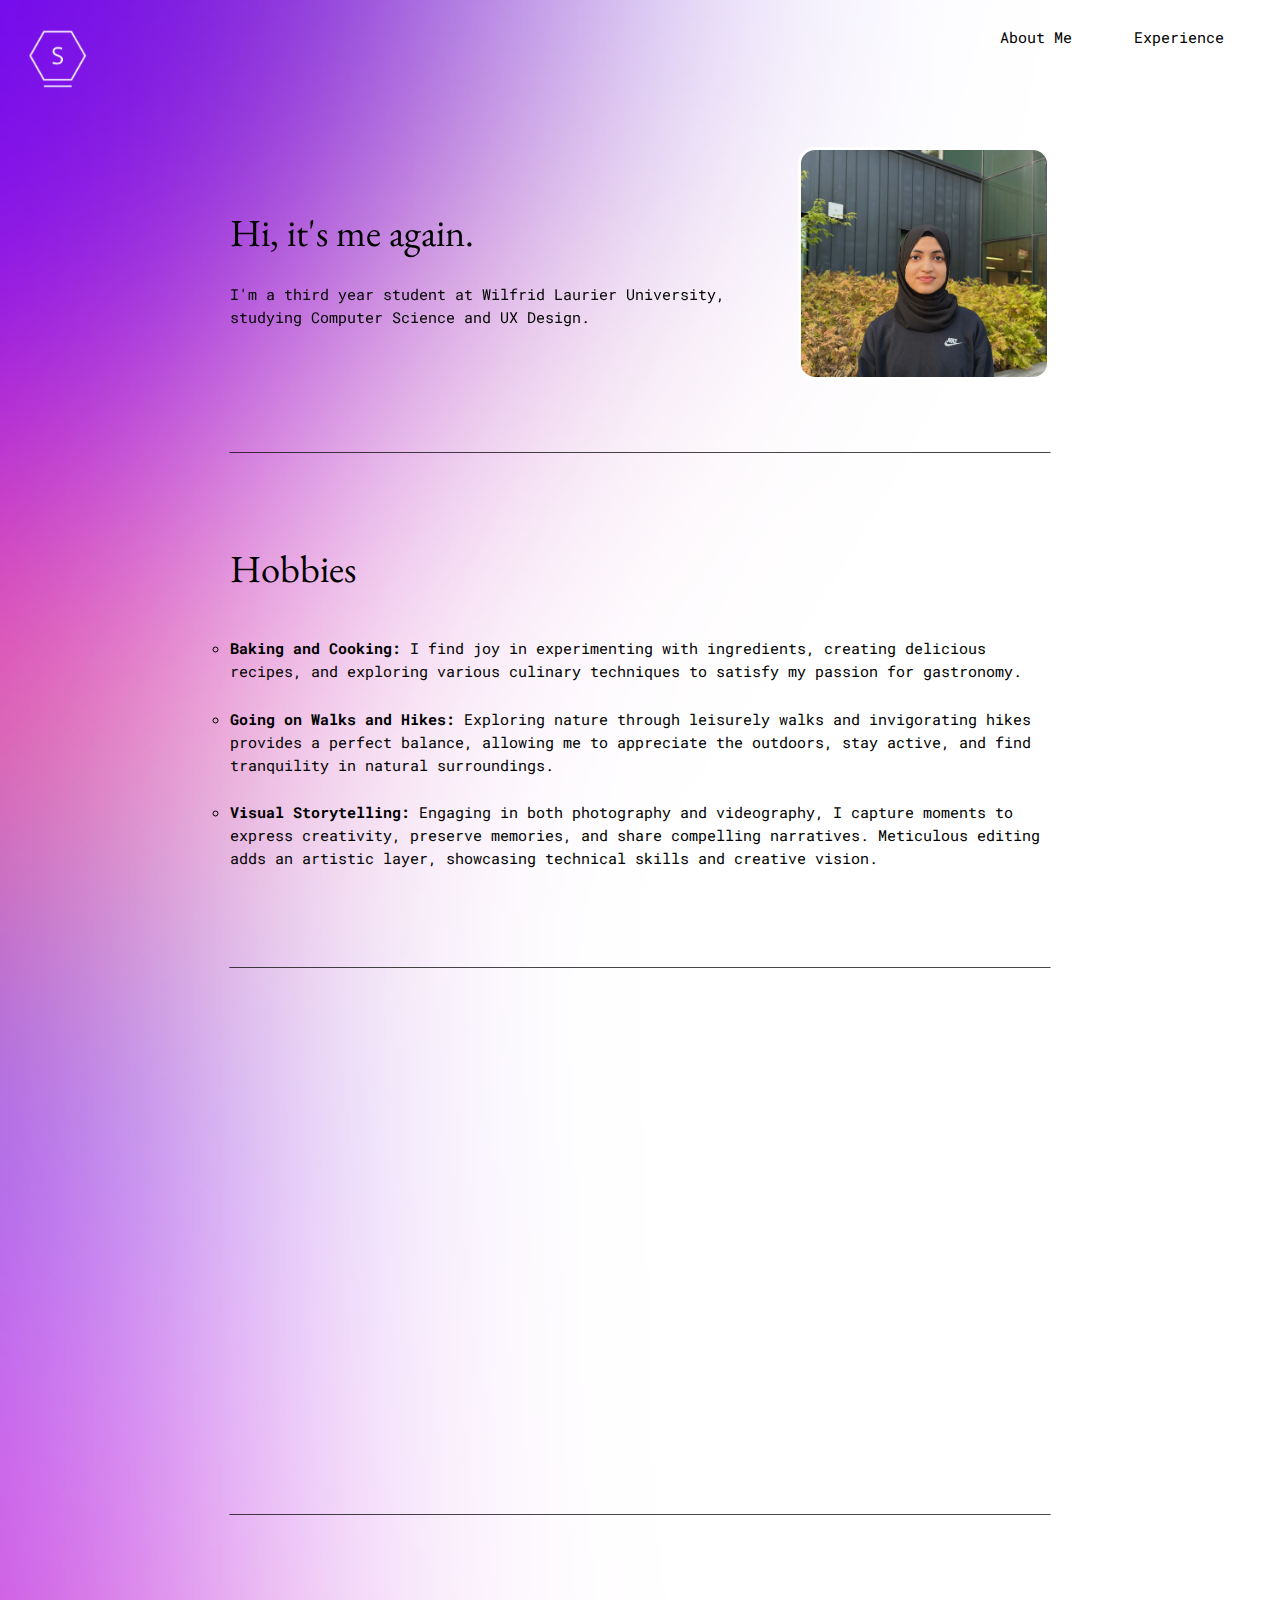
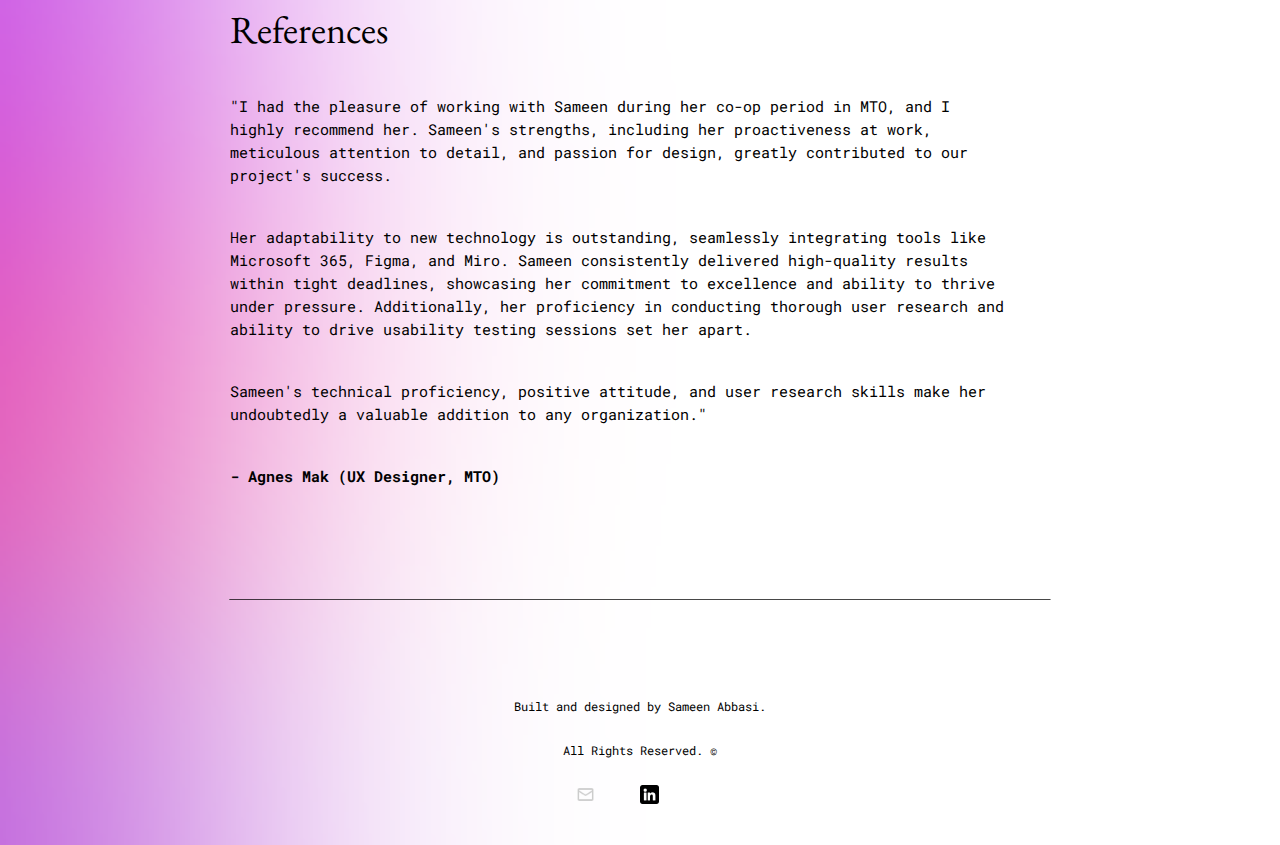
<file: aboutme.html>
<!DOCTYPE html>
<html>
<head>
    <meta charset="UTF-8">
    <meta http-equiv="X-UA-Compatible" content="IE=edge">
    <meta name="viewport" content="width=device-width, initial-scale=1.0">
    <link rel="stylesheet" href="main.css">
    <link rel="icon" href="images/favicon.png">
    <!--<script src="app.js"></script>-->
    <title>About Me</title>
</head>
<body class="prof">

    <div class="nav">
        <div id="logo">
            <a href="index.html">
                <img id="logoimg" src="images/icon.png">
            </a>
        </div>
        <div class="navbar">
            <ul class="nav_links">
                <li><a class="buttons" href="#aboutme">About Me</a></li>
                <li><a class="buttons" href="#experience">Experience</a></li>
            </ul>
        </div>
    </div>


    <section class="propage" id="titlepro">
    <div id="headingtext">
        <h2>
            Hi, it's me again.
        </h2>
        <p>
            I'm a third year student at Wilfrid Laurier University, studying
            Computer Science and UX Design.
        </p>
    </div>
    
    <img class="selfie" src="images/selfie.png">
</section>
    <hr>


    <section class="propage" >


        <h2>
            Hobbies
        </h2>
        <ul>
            <li>
                <b>Baking and Cooking:</b> I find joy in experimenting with ingredients, creating delicious recipes, and exploring various culinary techniques to satisfy my passion for gastronomy. </li>
            <li>
                <b>Going on Walks and Hikes:</b> Exploring nature through leisurely walks and invigorating hikes provides a perfect balance, allowing me to appreciate the outdoors, stay active, and find tranquility in natural surroundings. </li>
            <li>
                <b>Visual Storytelling:</b> Engaging in both photography and videography, I capture moments to express creativity, preserve memories, and share compelling narratives. Meticulous editing adds an artistic layer, showcasing technical skills and creative vision.
            </li>
        </ul>

        </div>

    </section>

    <hr>
    <section>
        <div id="experience" class="content reveal">
            <h2>My Experience</h2>
            <div class="items">
                <div class="item">
                    <h4>UX / UI Developer @ SellStatic</h4>
                    <p>As a UX/UI Developer at Sell Static, I design the company website, ensuring seamless user experiences by translating requirements into engaging interfaces and collaborating closely with the development team for client satisfaction.</p>
                    <p class="tinytext">Jan 2024 - Present</p>
                </div>
                <div class="item">
                    <h4>User Experience Designer @ Ministry of Transportation</h4>
                    <p>As a Junior UX Designer, I lead user research, defined project requirements, and created prototypes. My focus on user-centric solutions ensured an optimal blend of design and functionality in every project.</p>
                    <p class="tinytext">Sept 2023 - Dec 2023</p>
                </div>
            </div>
        </div>
        <hr>
    </section>

    <section class="propage" id="chal">
        <div class="challenge">
            <h2>
                References
            </h2>
            <p>
                "I had the pleasure of working with Sameen during her co-op period in MTO, and I highly recommend her. Sameen's strengths, including her proactiveness at work, meticulous attention to detail, and passion for design, greatly contributed to our project's success.</p>

                <p>Her adaptability to new technology is outstanding, seamlessly integrating tools like Microsoft 365, Figma, and Miro. Sameen consistently delivered high-quality results within tight deadlines, showcasing her commitment to excellence and ability to thrive under pressure. Additionally, her proficiency in conducting thorough user research and ability to drive usability testing sessions set her apart.
            </p>
            <p>
                Sameen's technical proficiency, positive attitude, and user research skills make her undoubtedly a valuable addition to any organization." 
            </p>
            <p><b>- Agnes Mak (UX Designer, MTO)</b></p>
        </div>
    </section>
    <hr>



    

    <div class="footer">
        <p>Built and designed by Sameen Abbasi.</p>
        <p>All Rights Reserved. &#169;</p>
        <div class="contact">
            <a class="contactlinks" href="mailto:sameen.abbasi@hotmail.com"><img src="images/mail.png"></a>
            <a class="contactlinks" href="https://ca.linkedin.com/in/sameen-abbasi-354a83222"><img src="images/linkedin.png"></a>
        </div>
    </div>

    <script src="app.js"></script>


</body>
</html>
</file>
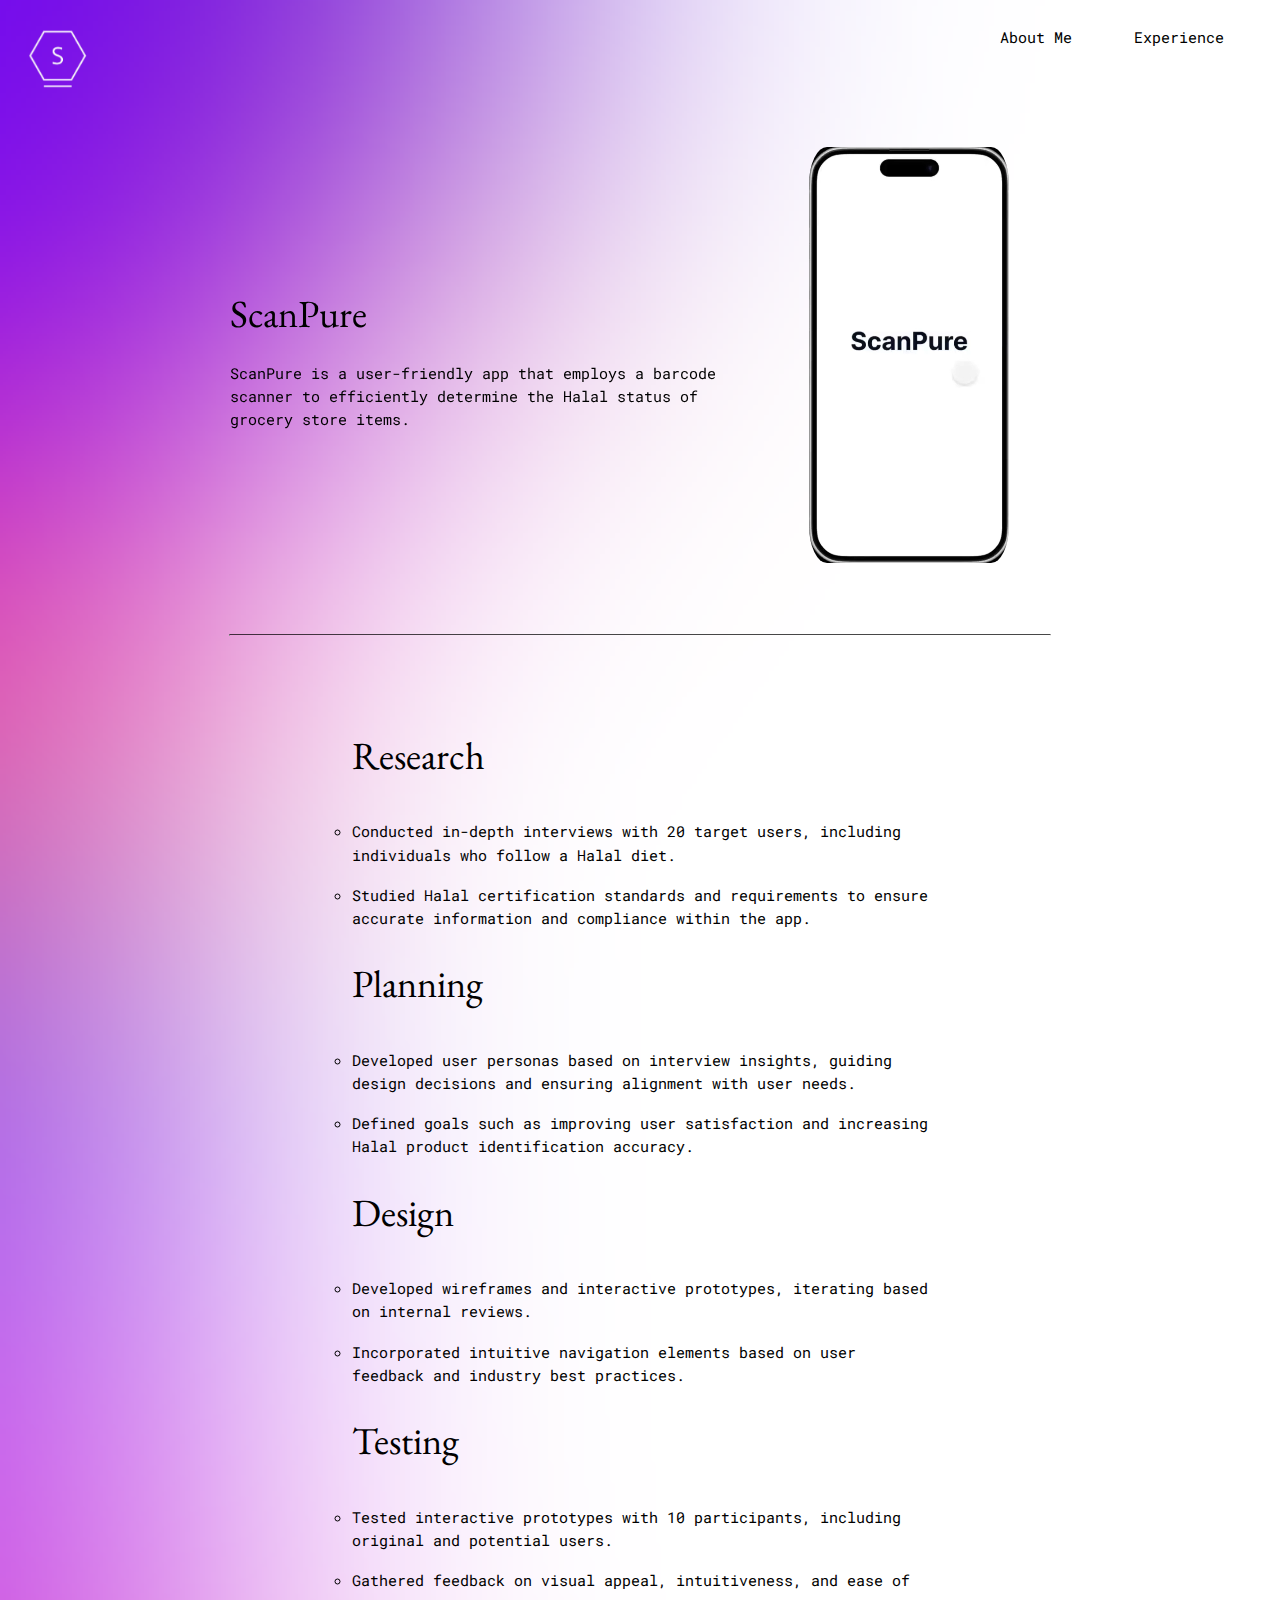
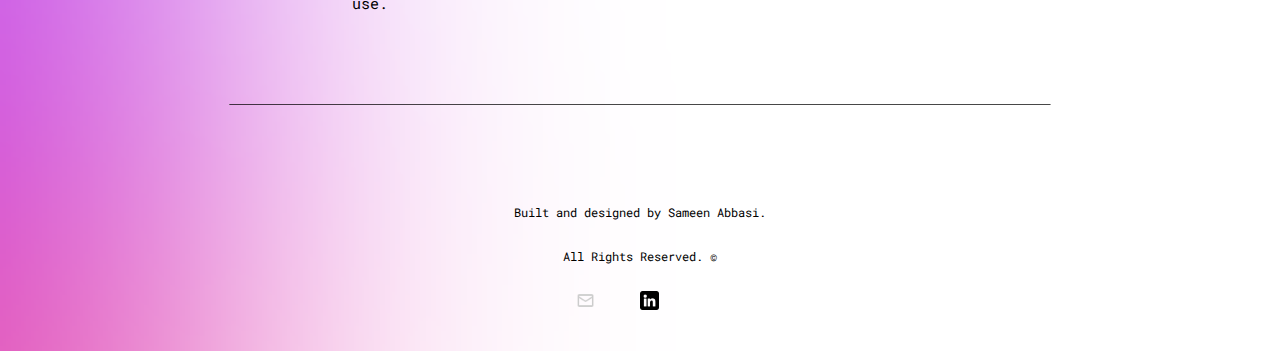
<file: scanpure.html>
<!DOCTYPE html>
<html>
<head>
    <meta charset="UTF-8">
    <meta http-equiv="X-UA-Compatible" content="IE=edge">
    <meta name="viewport" content="width=device-width, initial-scale=1.0">
    <link rel="stylesheet" href="main.css">
    <link rel="icon" href="images/favicon.png">
    <script src="app.js"></script>
    <title>ScanPure</title>
</head>
<body class="prof">

    <div class="nav">
        <div id="logo">
            <a href="index.html">
                <img id="logoimg" src="images/icon.png">
            </a>
        </div>
        <div class="navbar">
            <ul class="nav_links">
                <li><a class="buttons" href="aboutme.html">About Me</a></li>
                <li><a class="buttons" href="aboutme.html#experience">Experience</a></li>
            </ul>
        </div>
    </div>


    <section class="propage" id="titlepro">
    <div id="headingtext">
        <h2>
            ScanPure
        </h2>
        <p>
            ScanPure is a user-friendly app that employs a barcode scanner 
            to efficiently determine the Halal status of grocery store items.
        </p>
    </div>

    <video width="200" muted playsinline loop autoplay>
        <source src="images/scanpure.mp4" type="video/mp4">
      Your browser does not support the video tag.
      </video>
    </section>
    <hr>


    <section class="propage" id="infoo">
        <div>
        <h2>
            Research
        </h2>
        <ul>
            <li>
                Conducted in-depth interviews with 20 target 
                users, including individuals who follow a Halal diet.
            </li>
            <li>
                Studied Halal certification standards and requirements to 
                ensure accurate information and compliance within the app.
            </li>
        </ul>
        <h2>
            Planning
        </h2>
        <ul>
            <li>
                Developed user personas based on interview insights, 
                guiding design decisions and ensuring alignment with user needs.
            </li>
            <li>
                Defined goals such as improving user satisfaction and 
                increasing Halal product identification accuracy.
            </li>
        </ul>
        <h2>
            Design
        </h2>
        <ul>
            <li>
            Developed wireframes and interactive 
            prototypes, iterating based on internal reviews.
            </li>
            <li>
                Incorporated intuitive navigation elements 
                based on user feedback and industry best practices.
            </li>
        </ul>
        <h2>
            Testing
        </h2>
        <ul>
            <li>
                Tested interactive prototypes with 10 
                participants, including original and potential users.
            </li>
            <li>
                Gathered feedback on visual appeal, 
                intuitiveness, and ease of use.
            </li>
        </ul>
    </div>
    </section>
    <hr>
    <div class="footer">
        <p>Built and designed by Sameen Abbasi.</p>
        <p>All Rights Reserved. &#169;</p>
        <div class="contact">
            <a class="contactlinks" href="mailto:sameen.abbasi@hotmail.com"><img src="images/mail.png"></a>
            <a class="contactlinks" href="https://ca.linkedin.com/in/sameen-abbasi-354a83222"><img src="images/linkedin.png"></a>
        </div>
    </div>
</body>
</html>
</file>
<file: main.css>
@import url('https://fonts.googleapis.com/css2?family=EB+Garamond&family=Roboto+Mono:wght@300&display=swap');
html, body, div, span, applet, object, iframe,
h1, h2, h3, h4, h5, h6, p, blockquote, pre,
a, abbr, acronym, address, big, cite, code,
del, dfn, em, img, ins, kbd, q, s, samp,
small, strike, strong, sub, sup, tt, var,
b, u, i, center,
dl, dt, dd, ol, ul, li,
fieldset, form, label, legend,
table, caption, tbody, tfoot, thead, tr, th, td,
article, aside, canvas, details, embed, 
figure, figcaption, footer, header, hgroup, 
menu, nav, output, ruby, section, summary,
time, mark, audio, video {
	margin: 0;
	padding: 0;
	border: 0;
	font-size: 100%;
	font: inherit;
	vertical-align: baseline;
}
/* HTML5 display-role reset for older browsers */
article, aside, details, figcaption, figure, 
footer, header, hgroup, menu, nav, section {
	display: block;
}
body {
	line-height: 1;
}
ol, ul {
	list-style: none;
}
blockquote, q {
	quotes: none;
}
blockquote:before, blockquote:after,
q:before, q:after {
	content: '';
	content: none;
}
table {
	border-collapse: collapse;
	border-spacing: 0;
}
a {
    text-decoration: inherit;
    color: inherit;
}
html {
    scroll-behavior: smooth;
}
body {
    font-family: "Roboto Mono", monospace;
    background-image: url("images/bg.png");
    background-repeat: no-repeat;
    background-size: cover;
    color: #000;
    font-size: 1.2vw;
}
.prof {
    background-image: url("images/bgpro.png");
    background-repeat: no-repeat;
    background-size: cover;
}
#nd{
    display: flex;
    flex-direction: row-reverse;
    flex-wrap: nowrap;
    align-items: center;
    margin-top: 15%;
}
#nd #projecttext {
    margin-left:10%;
}
#nd video{
    border-radius:13%;
}
.selfie{
    width: 30%;
    margin-left: 5%;
    border-radius: 7%;
    border-style: solid;
    border-color: white;
    border-width: medium;
}

#myImg, #myImg2, #myImg3, #myImg4 {
    border-radius: 8%;
    border-color: #f1f1f1;
    border-width: medium;
    border-style: solid;
    cursor: pointer;
    transition: 0.3s;
  }
  #myImg{
    width:60%;
  }
  #myImg2, #myImg3,#myImg4 {
    width: 40%;
  }
  
  #myImg:hover {opacity: 0.7;}
  #myImg2:hover {opacity: 0.7;}
  #myImg3:hover {opacity: 0.7;}
  #myImg4:hover {opacity: 0.7;}
  
  /* The Modal (background) */
  .modal {
    display: none; /* Hidden by default */
    position: fixed; /* Stay in place */
    z-index: 1; /* Sit on top */
    padding-top: 100px; /* Location of the box */
    left: 0;
    top: 0;
    width: 100%; /* Full width */
    height: 100%; /* Full height */
    overflow: auto; /* Enable scroll if needed */
    background-color: rgb(0,0,0); /* Fallback color */
    background-color: rgba(0,0,0,0.9); /* Black w/ opacity */
  }
  
  /* Modal Content (image) */
  .modal-content {
    margin: auto;
    display: block;
    width: 80%;
    max-width: 700px;
  }

  .close {
    position: absolute;
    top: 15px;
    right: 35px;
    color: #f1f1f1;
    font-size: 40px;
    font-weight: bold;
    transition: 0.3s;
  }
  .close:hover,
.close:focus {
  color: #bbb;
  text-decoration: none;
  cursor: pointer;
}

.pics{
    display:flex;
    gap:5%;
    padding-top: 5%;
    padding-bottom: 3%;
}
.nav {
    display: flex;
    justify-content: space-between;
    align-items: flex-start;
    padding: 2%;
    height: 5%;
    position:relative;
}
.nav li {
    list-style: none;
    width:max-content;
}
#logo a img {
    width: 20%;
}
#logo a {
    position: fixed;
}
#logo {
    background: transparent;
}
li a {
    margin: 2em;
}
li a:hover {
    text-decoration: underline 1px;
    text-underline-offset: 5px;
    cursor: pointer;
}

.pro {
    display: flex;
    flex-direction: row;
    flex-wrap: nowrap;
    align-items: center;
}
.propage{
    width:64%;
    justify-content: center;
    padding-bottom: 5%;
    padding-top:5%;
    margin:auto;
}
#titlepro{
    position: relative;
    display: flex;
    align-items: center;
}
.challenge{
    display: flex;
    flex-direction: column;
    margin-right:5%;
}
#chal {
    display: flex;
    flex-direction: column;
}
ul{
    list-style-type: circle;
}
li {
    margin-bottom: 3%;
}
#infoo{
    width:45%;
}
#infoo h2 {
    margin-bottom: 2%;
    margin-top: 2%;
}
.persona{
    width:55%;
}
#notes{
    width:40%;
}
#enlarged-image {
    display: none;
    position: fixed;
    top: 50%;
    left: 50%;
    transform: translate(-50%, -50%);
    max-width: 80%;
    max-height: 80%;
}
.problem{
    font-style: italic;
    font-size: 1.2em;
    margin:5% 0% 5% 0%;
    text-align: center;
    line-height: 120%;
}
#chal .problem{
    font-size: 1em;
    text-align: left;
}
.nav_links {
    display:flex;
    height: 100%;
    align-items: center;
}
video {
    border-radius: 9%;
    margin-right: 5%;
    margin-left: 10%;
}
hr {
    color: rgb(0, 0, 0);
    width: 64%;
    height: 0.1px;
    border-bottom:none;
    border-top-color: rgba(46, 46, 46, 0.722);
    position: relative;
}
.content, .header {
    margin:auto;
    width:64%;
    position:relative
}
#experience .item {
    max-width: 40%;
}
.text {
    display: flex;
    flex-direction: column;
    align-items: flex-start;
}
.tinybox {
    display: inline-flex;
    flex-direction: row;
    align-items: flex-end;
    justify-content: space-between;
} 
.content {
    padding: 3% 0% 5%;
    scroll-margin-top: 10em;
}
.header {
    padding: 15% 0% 10%;
}
.header p {
    width: 80%;
}
h1 {
    font-size: 6vw;
    padding-bottom:8%;
    display: inline-block;
    font-family: 'EB Garamond', serif;
    font-weight: 600;
    /*letter-spacing: 0.2vw;*/
}
b {
    font-weight: 900;
}
p, li {
    width: 100%;
    line-height: 150%;
}
.second {
    padding-top: 10%;
}
h2 {
    font-size: 3vw;
    padding: 3% 0% 6%;
    font-family: 'EB Garamond', serif;
}
.aboutme {
    display: flex;
    align-items: center;
    flex-direction: row;
}
.aboutmetext {
    width:100%;
}
.aboutmeimg {
    display: flex;
    align-items: flex-end;
    flex-direction: column;
    width:70%;
}
.content ul {
    margin: 5%;
}
.challenge p{
    padding-bottom: 5%;
}
.draw{
    width:75%;
}
.list {
    list-style: inside;
}
.items {
    display: flex;
    flex-direction: row;
    justify-content: space-between;
}
.item {
    margin: 2% 2% 0% 2%;
    background-color: rgba(0, 0, 0, 0.15);
    border-radius: 5%;
    padding: 2%;
    max-width: 25%;
    display: flex;
    flex-direction: column;
    justify-content: space-between;
}
h4 {
    font-size:1.5vw;
    padding: 1% 0% 8% 0%;
    font-family: 'EB Garamond', serif;
}
.item p {
    font-size: 1.1vw;
}
.item a img {
    padding: 3%;
    align-self: center;
    width: 30px;
    float:right;
}
#experience .items .item .tinytext {
    width:max-content;
}
.tinytext {
    font-size: 0.7em;
    color: rgba(1, 0, 0, 0.6);
    padding: 15% 0% 0% 0%;
    width: min-content;
}
.footer p{
    font-size: 0.8em;
    color: rgb(0, 0, 0);
    padding: 2% 0% 0% 0%;
    text-align: center;
}
.footer {
    padding: 5% 0% 3% 0%;
}
.contact {
    display: flex;
    justify-content: center;
    align-items: center;
}
.contactlinks {
    padding-top: 2%;
    width:5%;
}
.contact img{
    width:30%;
}
.reveal {
    position:relative;
    transform: translateY(75px);
    opacity: 0;
    transition:all 2s;
}
.reveal.active {
    transform: translateY(0px);
    opacity: 1;
}
@media (max-width: 1024px) {
    body {
        font-size: 1em;
    }
    h1 {
        font-size: 3em;
    }

}
    
@media (max-width: 768px) {
    .content, .header {
        width:80%;
        padding: 10% 0% 15% 0%;
    }
    .navbar{
        margin-top:5%;
    }
    #logo {
        display:block;
        margin: 5%;
    }
    #logo a {
        position: relative;
    }
    hr {
        width:80%;
    }
    li a {
        margin: 1em;
    }
    h1 {
        padding:25% 0% 15% 0%;
        font-size: 9vw;
    }
    h2 {
        font-size: 5vw;
    }
    h4 {
        font-size: 3vw;
    }
    .item p, .tinytext, body {
        font-size: 2vw;
    }
}
@media (max-width: 575px) {
    body {
        background-image: url("images/bg.png");
    }
    .selfie{
        width:70%;
        margin-left: 0%;
        margin-top:10%;
    }
    #infoo{
        width:70%;
    }
    #infoo h2 {
        margin-top:10%;
    }
    #titlepro {
        margin-top:15%;
        align-items:baseline;
    }
    .selfie{
        border-color: black;
        border-width: thin;
    }
    .propage{
        width:70%;
    }
    .contactlinks{
        width:15%;
    }
    #logo a img {
        width:30%;
    }
    h2 {
        font-size: 7vw;
        padding: 0% 0% 10% 0%;
    }
    h4 {
        font-size: 5vw;
    }
    .item p, .tinytext, body {
        font-size: 4vw;
    }
    .header {
        padding: 5% 0% 30% 0%;
    }
    .header p {
        width: 95%;
        font-size: 4vw;
    }
    .aboutme {
        flex-direction: column;
    }
    .aboutmeimg {
        display: none;
    }
    video {
        margin: 10% 0% 0% 0%;
        width:50%;
    }
    .items, .propage, .pro, #nd {
        flex-direction: column;
        align-items: center;
    }
    .pro, #nd {
        align-items: baseline;
    }
    #nd #projecttext{
        margin-left:0%;
    }
    .item {
        max-width: 80%;
        padding: 7%;
        margin:5%;
    }
    #experience .item {
        max-width: 80%;
    }
    #logo a {
        position:relative;
    }
    .footer {
        padding: 10% 0% 10% 0%;
    }
}
</file>
